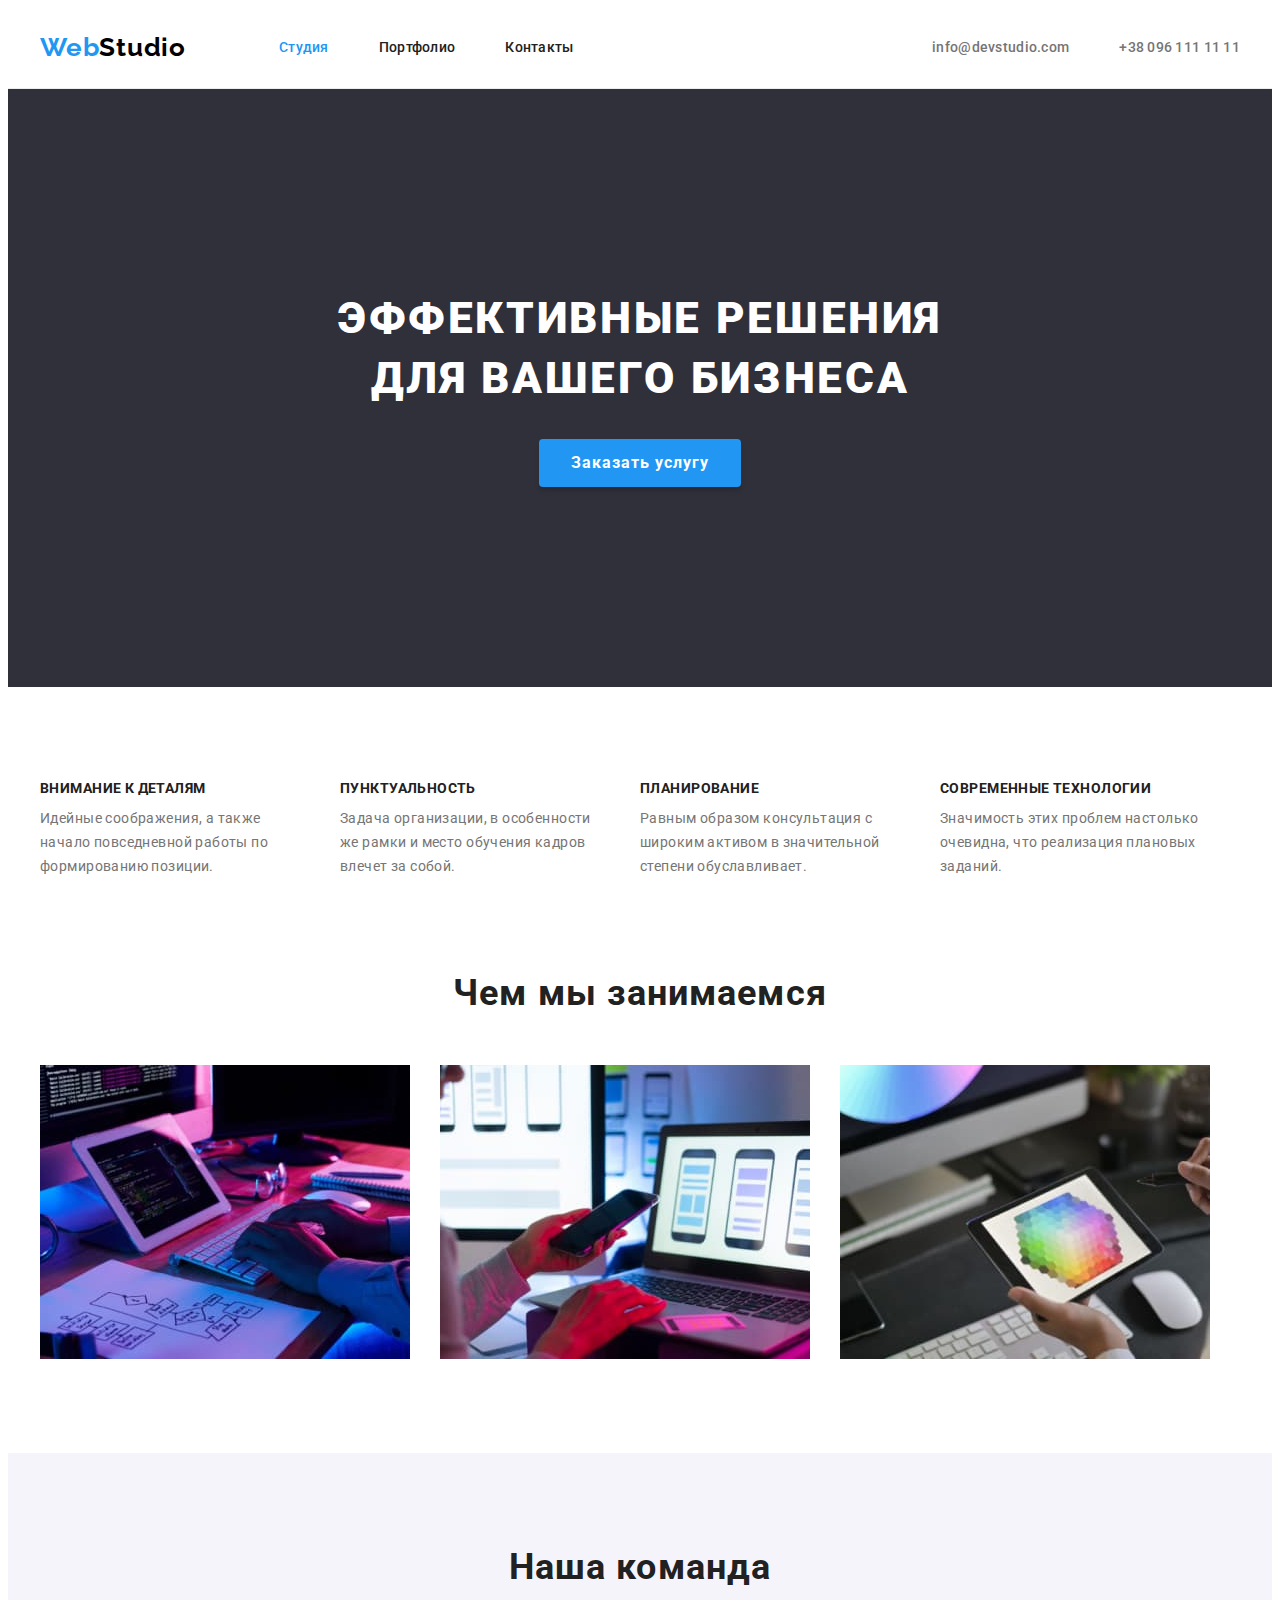
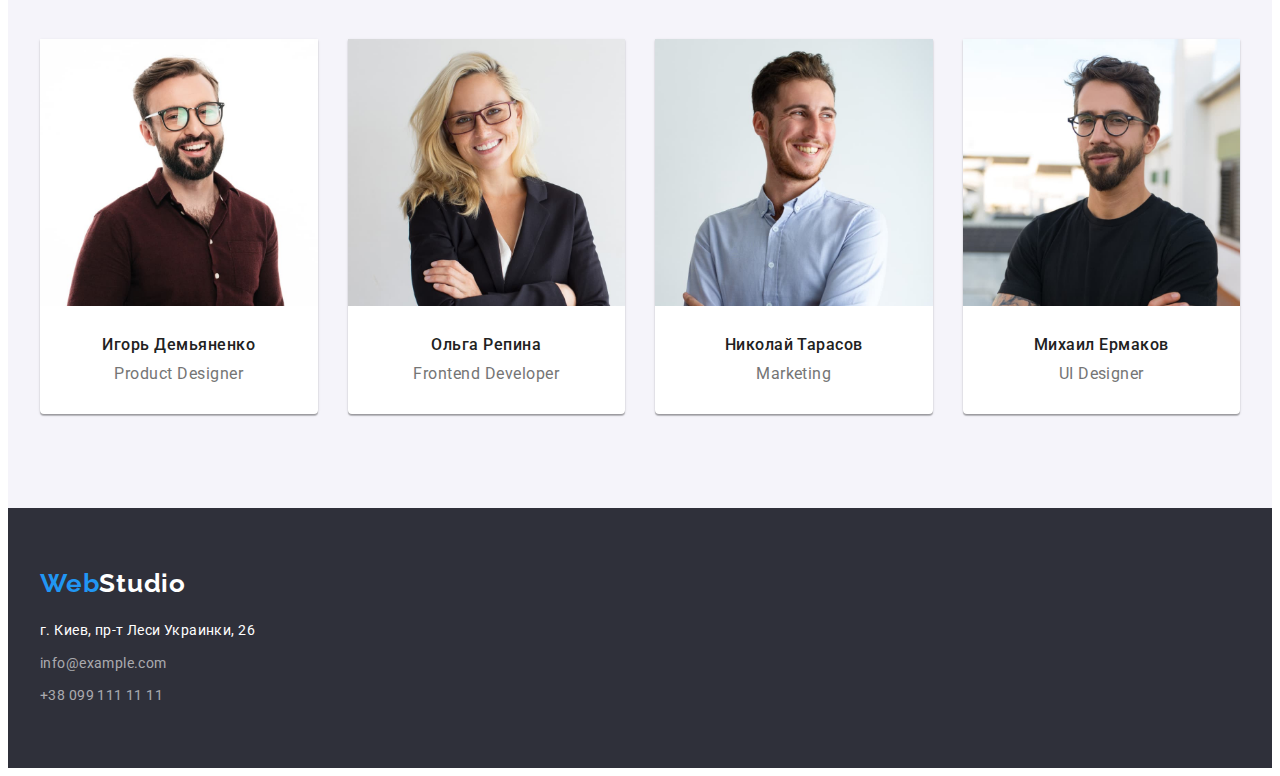
<file: index.html>
<!DOCTYPE html>
<html lang="ru">
  <head>
    <meta charset="UTF-8" />
    <meta http-equiv="X-UA-Compatible" content="IE=edge" />
    <meta name="viewport" content="width=device-width, initial-scale=1.0" />
    <link rel="preconnect" href="https://fonts.googleapis.com" />
    <link rel="preconnect" href="https://fonts.gstatic.com" crossorigin />
    <link
      href="https://fonts.googleapis.com/css2?family=Raleway:wght@700&family=Roboto:wght@400;500;700;900&display=swap"
      rel="stylesheet"
    />
    <link
      rel="stylesheet"
      href="https://cdnjs.cloudflare.com/ajax/libs/modern-normalize/1.1.0/modern-normalize.min.css"
      integrity="sha512-wpPYUAdjBVSE4KJnH1VR1HeZfpl1ub8YT/NKx4PuQ5NmX2tKuGu6U/JRp5y+Y8XG2tV+wKQpNHVUX03MfMFn9Q=="
      crossorigin="anonymous"
      referrerpolicy="no-referrer"
    />
    <link rel="stylesheet" href="./css/styles.css" />
    <title>Web Studio</title>
  </head>
  <body>
    <header class="header">
      <div class="container header-section">
        <nav class="header-navigation">
          <a href="" class="webstudio link">Web<span class="webstudio studio">Studio</span></a>
          <ul class="header-list list">
            <li class="header-item">
              <a href="" class="header-link link current">Студия</a>
            </li>
            <li class="header-item">
              <a href="./portfolio.html" class="header-link link">Портфолио</a>
            </li>
            <li class="header-item">
              <a href="" class="header-link link">Контакты</a>
            </li>
          </ul>
        </nav>
        <ul class="header-contact-list list">
          <li class="header-contact-item">
            <a class="header-mail link" href="mailto:info@devstudio.com">info@devstudio.com</a>
          </li>
          <li class="header-contact-item">
            <a class="header-tel link" href="tel:+380961111111">+38 096 111 11 11</a>
          </li>
        </ul>
      </div>
    </header>
    <main>
      <section class="hero">
        <div class="container">
          <h1 class="hero-title">Эффективные решения для вашего бизнеса</h1>
          <button type="button" class="hero-btn">Заказать услугу</button>
        </div>
      </section>
      <section class="features section">
        <div class="container">
          <h2 class="features-title">Особенности работы студии</h2>
          <ul class="features-list list">
            <li class="features-item">
              <h3 class="features-text-title">Внимание к деталям</h3>
              <p class="features-text">
                Идейные соображения, а также начало повседневной работы по формированию позиции.
              </p>
            </li>
            <li class="features-item">
              <h3 class="features-text-title">Пунктуальность</h3>
              <p class="features-text">
                Задача организации, в особенности же рамки и место обучения кадров влечет за собой.
              </p>
            </li>
            <li class="features-item">
              <h3 class="features-text-title">Планирование</h3>
              <p class="features-text">
                Равным образом консультация с широким активом в значительной степени обуславливает.
              </p>
            </li>
            <li class="features-item">
              <h3 class="features-text-title">Современные технологии</h3>
              <p class="features-text">
                Значимость этих проблем настолько очевидна, что реализация плановых заданий.
              </p>
            </li>
          </ul>
        </div>
      </section>
      <section class="working section">
        <div class="container">
          <h2 class="working-title">Чем мы занимаемся</h2>
          <ul class="working-list list">
            <li class="working-item">
              <img
                src="./images/img1.jpg"
                alt="процес разработки приложения"
                width="370"
                height="294"
              />
            </li>
            <li class="working-item">
              <img
                src="./images/img2.jpg"
                alt="процес разработки мобильного приложения"
                width="370"
                height="294"
              />
            </li>
            <li class="working-item">
              <img
                src="./images/img3.jpg"
                alt="выбор цветовой гаммы элемента продукта"
                width="370"
                height="294"
              />
            </li>
          </ul>
        </div>
      </section>
      <section class="team section">
        <div class="container">
          <h2 class="team-title">Наша команда</h2>
          <ul class="team-list list">
            <li class="team-item">
              <img
                class="team-photo"
                src="./images/our_team1.jpg"
                alt="фото Игоря Демьяненко"
                width="270"
                height="260"
              />
              <h3 class="team-item-title">Игорь Демьяненко</h3>
              <p lang="en" class="team-item-text">Product Designer</p>
            </li>
            <li class="team-item">
              <img
                class="team-photo"
                src="./images/our_team2.jpg"
                alt="фото Ольги Репиной"
                width="270"
                height="260"
              />
              <h3 class="team-item-title">Ольга Репина</h3>
              <p lang="en" class="team-item-text">Frontend Developer</p>
            </li>
            <li class="team-item">
              <img
                class="team-photo"
                src="./images/our_team3.jpg"
                alt="фото Николая Тарасова"
                width="270"
                height="260"
              />
              <h3 class="team-item-title">Николай Тарасов</h3>
              <p lang="en" class="team-item-text">Marketing</p>
            </li>
            <li class="team-item">
              <img
                class="team-photo"
                src="./images/our_team4.jpg"
                alt="фото Михаила Ермакова"
                width="270"
                height="260"
              />
              <h3 class="team-item-title">Михаил Ермаков</h3>
              <p lang="en" class="team-item-text">UI Designer</p>
            </li>
          </ul>
        </div>
      </section>
    </main>
    <footer class="footer">
      <div class="container">
        <a href=" " class="footer-webstudio link"
          >Web<span class="footer-webstudio footer-studio">Studio</span></a
        >
        <address class="footer-contacts">
          <ul class="footer-contact-list list">
            <li class="footer-contact-item">
              <a
                class="footer-adress link"
                href="https://goo.gl/maps/MFCcc29Dd1iXqdY96"
                target="_blank"
                rel="noopener noindex nofollow"
              >
                г. Киев, пр-т Леси Украинки, 26</a
              >
            </li>
            <li class="footer-contact-item">
              <a class="footer-mail link" href="mailto:info@example.com">info@example.com</a>
            </li>
            <li class="footer-contact-item">
              <a class="footer-tel link" href="+380991111111">+38 099 111 11 11</a>
            </li>
          </ul>
        </address>
      </div>
    </footer>
  </body>
</html>
</file>
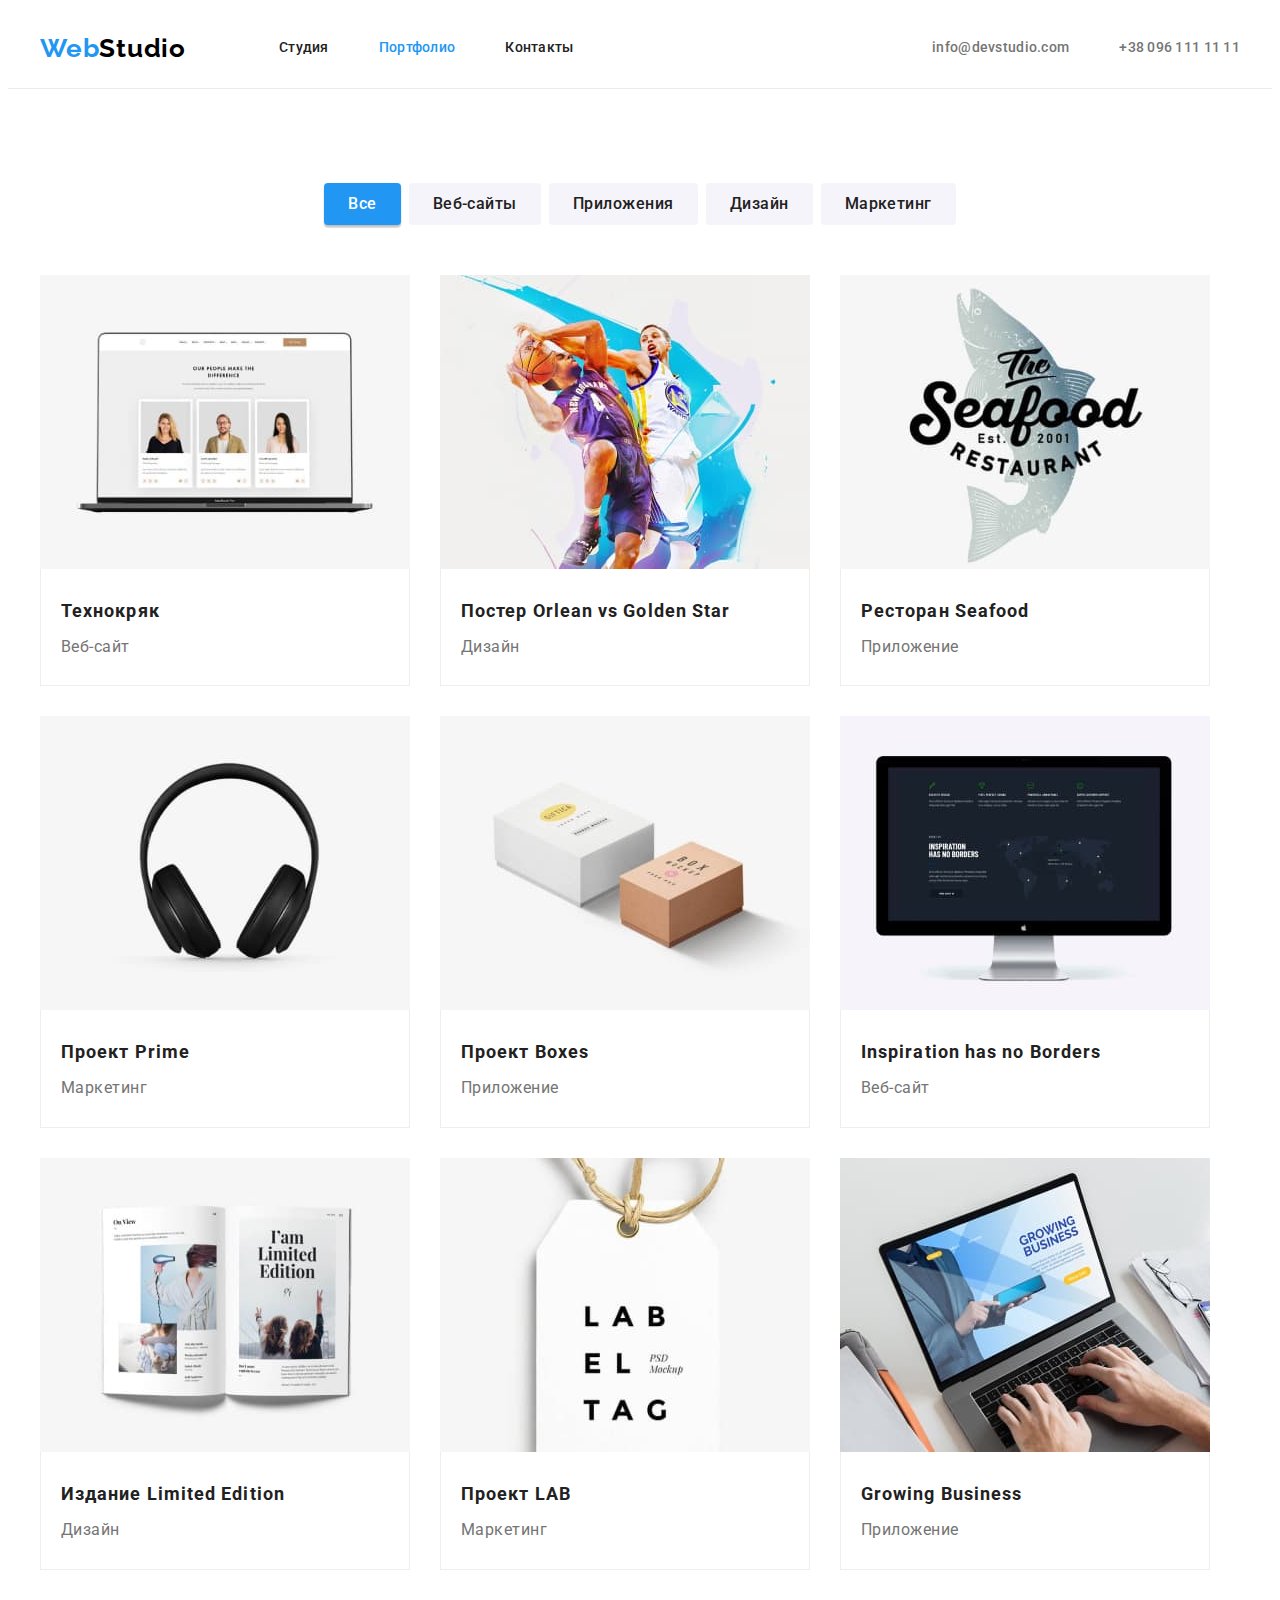
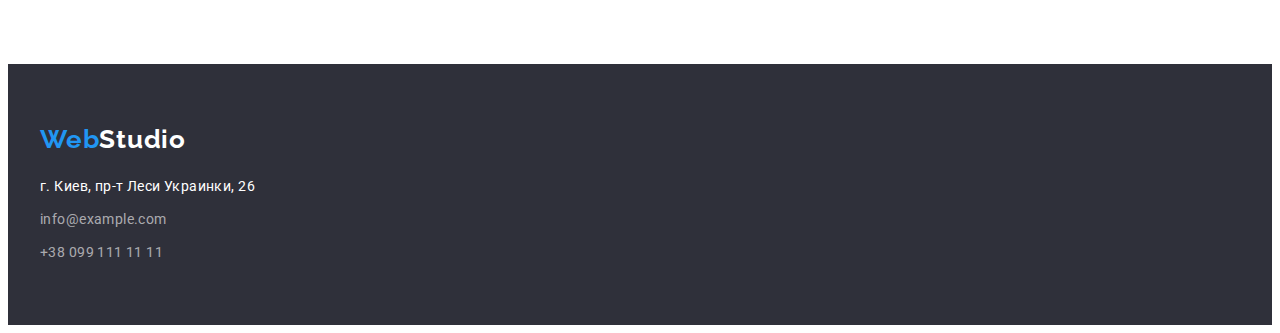
<file: portfolio.html>
<!DOCTYPE html>
<html lang="ru">
  <head>
    <meta charset="UTF-8" />
    <meta http-equiv="X-UA-Compatible" content="IE=edge" />
    <meta name="viewport" content="width=device-width, initial-scale=1.0" />
    <link rel="preconnect" href="https://fonts.googleapis.com" />
    <link rel="preconnect" href="https://fonts.gstatic.com" crossorigin />
    <link
      href="https://fonts.googleapis.com/css2?family=Raleway:wght@700&family=Roboto:wght@400;500;700;900&display=swap"
      rel="stylesheet"
    />
    <link
      rel="stylesheet"
      href="https://cdnjs.cloudflare.com/ajax/libs/modern-normalize/1.1.0/modern-normalize.min.css"
      integrity="sha512-wpPYUAdjBVSE4KJnH1VR1HeZfpl1ub8YT/NKx4PuQ5NmX2tKuGu6U/JRp5y+Y8XG2tV+wKQpNHVUX03MfMFn9Q=="
      crossorigin="anonymous"
      referrerpolicy="no-referrer"
    />
    <link rel="stylesheet" href="./css/styles.css" />
    <title>Portfolio</title>
  </head>
  <body>
    <header class="header">
      <div class="container header-section">
        <nav class="header-navigation">
          <div class="header-logo">
            <a href="" class="webstudio web link"
              >Web<span class="webstudio studio">Studio</span></a
            >
          </div>
          <ul class="header-list list">
            <li class="header-item">
              <a href="./index.html" class="header-link link">Студия</a>
            </li>
            <li class="header-item">
              <a href="" class="header-link link current">Портфолио</a>
            </li>
            <li class="header-item">
              <a href="" class="header-link link">Контакты</a>
            </li>
          </ul>
        </nav>
        <ul class="header-contact-list list">
          <li class="header-contact-item">
            <a class="header-mail link" href="mailto:info@devstudio.com">info@devstudio.com</a>
          </li>
          <li class="header-contact-item">
            <a class="header-tel link" href="tel:+380961111111">+38 096 111 11 11</a>
          </li>
        </ul>
      </div>
    </header>
    <main>
      <section class="project-filters section">
        <div class="container">
          <h1 class="project-filters-title">Фильтр проектов</h1>
          <ul class="button-list list">
            <li class="button-list-item">
              <button class="filter-btn first-btn" type="button">Все</button>
            </li>
            <li class="button-list-item">
              <button class="filter-btn" type="button">Веб-сайты</button>
            </li>
            <li class="button-list-item">
              <button class="filter-btn" type="button">Приложения</button>
            </li>
            <li class="button-list-item">
              <button class="filter-btn" type="button">Дизайн</button>
            </li>
            <li class="button-list-item">
              <button class="filter-btn" type="button">Маркетинг</button>
            </li>
          </ul>
          <ul class="project-list list">
            <li class="project-list-item">
              <img
                src="./images/project1.jpg"
                alt="образец сайта"
                width="370"
                height="294"
                class="project-img"
              />
              <div class="card-text">
                <h2 class="project-list-title">Технокряк</h2>
                <p class="project-list-text">Веб-сайт</p>
              </div>
            </li>
            <li class="project-list-item">
              <img
                src="./images/project2.jpg"
                alt="игра в баскетбол"
                width="370"
                height="294"
                class="project-img"
              />
              <div class="card-text">
                <h2 class="project-list-title">
                  Постер <span lang="en">Orlean vs Golden Star</span>
                </h2>
                <p class="project-list-text">Дизайн</p>
              </div>
            </li>
            <li class="project-list-item">
              <img
                src="./images/project3.jpg"
                alt="лого ресторана"
                width="370"
                height="294"
                class="project-img"
              />
              <div class="card-text">
                <h2 class="project-list-title">Ресторан <span lang="en">Seafood</span></h2>
                <p class="project-list-text">Приложение</p>
              </div>
            </li>
            <li class="project-list-item">
              <img
                src="./images/project4.jpg"
                alt="наушники"
                width="370"
                height="294"
                class="project-img"
              />
              <div class="card-text">
                <h2 class="project-list-title">Проект <span lang="en">Prime</span></h2>
                <p class="project-list-text">Маркетинг</p>
              </div>
            </li>
            <li class="project-list-item">
              <img
                src="./images/project5.jpg"
                alt="две коробки"
                width="370"
                height="294"
                class="project-img"
              />
              <div class="card-text">
                <h2 class="project-list-title">Проект <span lang="en">Boxes</span></h2>
                <p class="project-list-text">Приложение</p>
              </div>
            </li>
            <li class="project-list-item">
              <img
                src="./images/project6.jpg"
                alt="изображение веб-сайта на мониторе"
                width="370"
                height="294"
                class="project-img"
              />
              <div class="card-text">
                <h2 lang="en" class="project-list-title">Inspiration has no Borders</h2>
                <p class="project-list-text">Веб-сайт</p>
              </div>
            </li>
            <li class="project-list-item">
              <img
                src="./images/project7.jpg"
                alt="разворот страниц журнала"
                width="370"
                height="294"
                class="project-img"
              />
              <div class="card-text">
                <h2 class="project-list-title">Издание <span lang="en">Limited Edition</span></h2>
                <p class="project-list-text">Дизайн</p>
              </div>
            </li>
            <li class="project-list-item">
              <img
                src="./images/project8.jpg"
                alt="бирка с лого"
                width="370"
                height="294"
                class="project-img"
              />
              <div class="card-text">
                <h2 class="project-list-title">Проект <span lang="en">LAB</span></h2>
                <p class="project-list-text">Маркетинг</p>
              </div>
            </li>
            <li class="project-list-item">
              <img
                src="./images/project9.jpg"
                alt="работа с приложением на ноутбуке"
                width="370"
                height="294"
                class="project-img"
              />
              <div class="card-text">
                <h2 lang="en" class="project-list-title">Growing Business</h2>
                <p class="project-list-text">Приложение</p>
              </div>
            </li>
          </ul>
        </div>
      </section>
    </main>
    <footer class="footer">
      <div class="container">
        <a href=" " class="footer-webstudio link"
          >Web<span class="footer-webstudio footer-studio">Studio</span></a
        >
        <address class="footer-contacts">
          <ul class="footer-contact-list list">
            <li class="footer-contact-item">
              <a
                class="footer-adress link"
                href="https://goo.gl/maps/MFCcc29Dd1iXqdY96"
                target="_blank"
                rel="noopener noindex nofollow"
              >
                г. Киев, пр-т Леси Украинки, 26</a
              >
            </li>
            <li class="footer-contact-item">
              <a class="footer-mail link" href="mailto:info@example.com">info@example.com</a>
            </li>
            <li class="footer-contact-item">
              <a class="footer-tel link" href="+380991111111">+38 099 111 11 11</a>
            </li>
          </ul>
        </address>
      </div>
    </footer>
  </body>
</html>
</file>
<file: css/styles.css>
:root {
  --background-white: #ffffff;
  --text-white: #ffffff;
  --hero-background-color: #2f303a;
  --footer-backround-color: #2f303a;
  --hover-and-focus-color: #2196f3;
  --main-color: #212121;
  --main-text-color: #757575;
  --main-btn-color: #f5f4fa;
  --second-btn-color: #188ce8;
  --black-color: #000000;
  --second-background-color: #f5f4fa;
  --header-border-color: #ececec;
  --card-border-color: #eeeeee;
}
body {
  font-family: 'Roboto', sans-serif;
  color: var(--main-color);
  background-color: var(--background-white);
  font-size: 14px;
}

p,
h1,
h2,
h3,
h4,
h5,
h6,
ul {
  margin: 0;
  padding: 0;
}
img {
  display: block;
  width: 100%;
  height: auto;
}
.container {
  width: 1200px;
  padding-left: 15px;
  padding-right: 15px;
  margin: 0 auto;
}
.section {
  padding-top: 94px;
  padding-bottom: 94px;
}
.link {
  text-decoration: none;
}
.list {
  list-style: none;
}
.features-title,
.project-filters-title {
  visibility: hidden;
  position: absolute;
  white-space: nowrap;
  width: 1px;
  height: 1px;
  overflow: hidden;
  border: 0;
  padding: 0;
  clip: rect(0 0 0 0);
  clip-path: inset(50%);
  margin: -1px;
}

/* -------------Header------------- */
.header {
  background-color: var(--background-white);
  border-bottom: 1px solid var(--header-border-color);
}
.webstudio {
  font-family: 'Raleway', sans-serif;
  font-weight: 700;
  font-size: 26px;
  line-height: 1.19;
  letter-spacing: 0.03em;
  color: var(--hover-and-focus-color);

  padding-top: 24px;
  padding-bottom: 25px;
}
.studio {
  color: var(--black-color);
}
/*navigation*/
.header-section,
.header-navigation {
  display: flex;
  align-items: center;
}
.header-list {
  display: flex;
  margin-left: 93px;
  text-align: center;
}
.header-item:not(:last-child) {
  margin-right: 50px;
}
.header-link {
  font-weight: 500;
  font-size: 14px;
  line-height: 1.14;
  letter-spacing: 0.02em;
  color: var(--main-color);

  display: block;
  padding-top: 32px;
  padding-bottom: 32px;
}
/*contacts*/
.header-contact-list {
  display: flex;
  margin-left: auto;
}
.header-contact-list .header-contact-item:not(:last-child) {
  margin-right: 50px;
}
.header-mail,
.header-tel {
  font-weight: 500;
  font-size: 14px;
  line-height: 1.14;
  letter-spacing: 0.02em;
  color: var(--main-text-color);

  display: block;
  padding-top: 32px;
  padding-bottom: 32px;
}
.current,
.header-link:hover,
.header-link:focus,
.header-mail:hover,
.header-mail:focus,
.header-tel:hover,
.header-tel:focus {
  color: var(--hover-and-focus-color);
}

/* -------------Hero------------- */
.hero {
  background-color: var(--hero-background-color);
  padding-top: 200px;
  padding-bottom: 200px;
  text-align: center;
}
.hero-title {
  font-weight: 900;
  font-size: 44px;
  line-height: 1.36;
  text-align: center;
  letter-spacing: 0.06em;
  text-transform: uppercase;
  color: var(--text-white);

  max-width: 696px;
  margin-top: 0;
  margin-bottom: 30px;
  margin-left: auto;
  margin-right: auto;
}
.hero-btn {
  font-family: inherit;
  font-weight: 700;
  font-size: 16px;
  line-height: 1.8;
  letter-spacing: 0.06em;
  color: var(--text-white);
  background-color: var(--hover-and-focus-color);
  cursor: pointer;

  padding: 10px 32px;
  border: none;
  box-shadow: 0px 4px 4px rgba(0, 0, 0, 0.15);
  border-radius: 4px;
}
.hero-btn:hover,
.hero-btn:focus {
  background-color: var(--second-btn-color);
}
/* -------------Особенности------------- */
.features-list {
  display: flex;
}
.features-text-title {
  font-size: 14px;
  line-height: 1.14;
  letter-spacing: 0.03em;
  text-transform: uppercase;

  margin-bottom: 10px;
}
.features-text {
  line-height: 1.71;
  letter-spacing: 0.03em;
  color: var(--main-text-color);
}
.features-item {
  width: 270px;
}
.features-item:not(:last-child) {
  margin-right: 30px;
}
/* -------------Чем мы занимаемся------------- */
.working {
  padding-top: 0;
}
.working-list {
  display: flex;
}
.working-item {
  display: block;
}
.working-item:not(:last-child) {
  margin-right: 30px;
}
.working-title {
  font-size: 36px;
  line-height: 1.16;
  letter-spacing: 0.03em;
  text-align: center;
  margin-bottom: 50px;
}
/* -------------Наша команда------------- */
.team {
  background-color: var(--second-background-color);
}
.team-item {
  background-color: var(--background-white);
  box-shadow: 0px 1px 3px rgba(0, 0, 0, 0.12), 0px 1px 1px rgba(0, 0, 0, 0.14),
    0px 2px 1px rgba(0, 0, 0, 0.2);
  border-radius: 0px 0px 4px 4px;
  padding-bottom: 30px;
}
.team-item:not(:last-child) {
  margin-right: 30px;
}
.team-photo {
  display: block;
  margin-bottom: 30px;
}
.team-list {
  display: flex;
}
.team-title {
  font-size: 36px;
  line-height: 1.16;
  letter-spacing: 0.03em;
  text-align: center;
  margin-bottom: 50px;
}
.team-item-title {
  font-weight: 500;
  font-size: 16px;
  line-height: 1.18;
  text-align: center;
  letter-spacing: 0.03em;
  margin-bottom: 10px;
}
.team-item-text {
  font-size: 16px;
  line-height: 1.18;
  text-align: center;
  letter-spacing: 0.03em;
  color: var(--main-text-color);
}
/* -------------Footer------------- */
.footer {
  background-color: var(--footer-backround-color);
  padding-top: 60px;
  padding-bottom: 60px;
}
.footer-webstudio {
  font-family: 'Raleway', sans-serif;
  font-weight: 700;
  font-size: 26px;
  line-height: 1.19;
  letter-spacing: 0.03em;
  color: var(--hover-and-focus-color);

  display: inline-block;
  margin-bottom: 20px;
}
.footer-studio {
  color: var(--text-white);
  margin-bottom: 0;
}
.footer-contacts {
  display: block;
}
.footer-adress {
  font-style: normal;
  font-size: 14px;
  line-height: 1.71;
  letter-spacing: 0.03em;
  color: var(--text-white);
}
.footer-mail,
.footer-tel {
  font-style: normal;
  font-size: 14px;
  line-height: 1.71;
  letter-spacing: 0.03em;
  color: rgba(255, 255, 255, 0.6);
}
.footer-contact-item:not(:last-child) {
  margin-bottom: 9px;
}
.footer-adress:hover,
.footer-adress:focus,
.footer-mail:hover,
.footer-mail:focus,
.footer-tel:hover,
.footer-tel:focus {
  color: var(--hover-and-focus-color);
}

/* -------------ПОРТФОЛИО------------- */
/* -------------Фильтр------------- */
.button-list {
  display: flex;
  justify-content: center;
  margin-bottom: 50px;
}
.button-list-item:not(:last-child) {
  margin-right: 8px;
}
.filter-btn {
  font-family: inherit;
  font-weight: 500;
  font-size: 16px;
  line-height: 1.6;
  text-align: center;
  letter-spacing: 0.03em;
  color: var(--main-color);
  background-color: var(--main-btn-color);
  border-radius: 4px;
  cursor: pointer;
  border-color: transparent;

  display: block;
  padding: 6px 22px;
}
.first-btn,
.filter-btn:hover,
.filter-btn:focus {
  color: var(--text-white);
  border-color: transparent;
  background-color: var(--hover-and-focus-color);
  box-shadow: 0px 3px 1px rgba(0, 0, 0, 0.1), 0px 1px 2px rgba(0, 0, 0, 0.08),
    0px 2px 2px rgba(0, 0, 0, 0.12);
  border-radius: 4px;
}
/* -------------Проекты------------- */
.project-list {
  display: flex;
  flex-wrap: wrap;
}
.project-list-item {
  background-color: var(--background-white);
  width: 370px;
  margin-right: 30px;
  margin-bottom: 30px;
}
.project-list-item:nth-child(3n) {
  margin-right: 0;
}
.project-list-item:nth-last-child(-n + 3) {
  margin-bottom: 0;
}
.project-list-title {
  font-size: 18px;
  line-height: 2;
  letter-spacing: 0.06em;
  margin-bottom: 4px;
}
.project-list-text {
  font-size: 16px;
  line-height: 1.8;
  letter-spacing: 0.03em;
  color: var(--main-text-color);
}
.card-text {
  padding: 24px 20px;
  border: 1px solid var(--card-border-color);
  border-top: 0;
}
</file>
